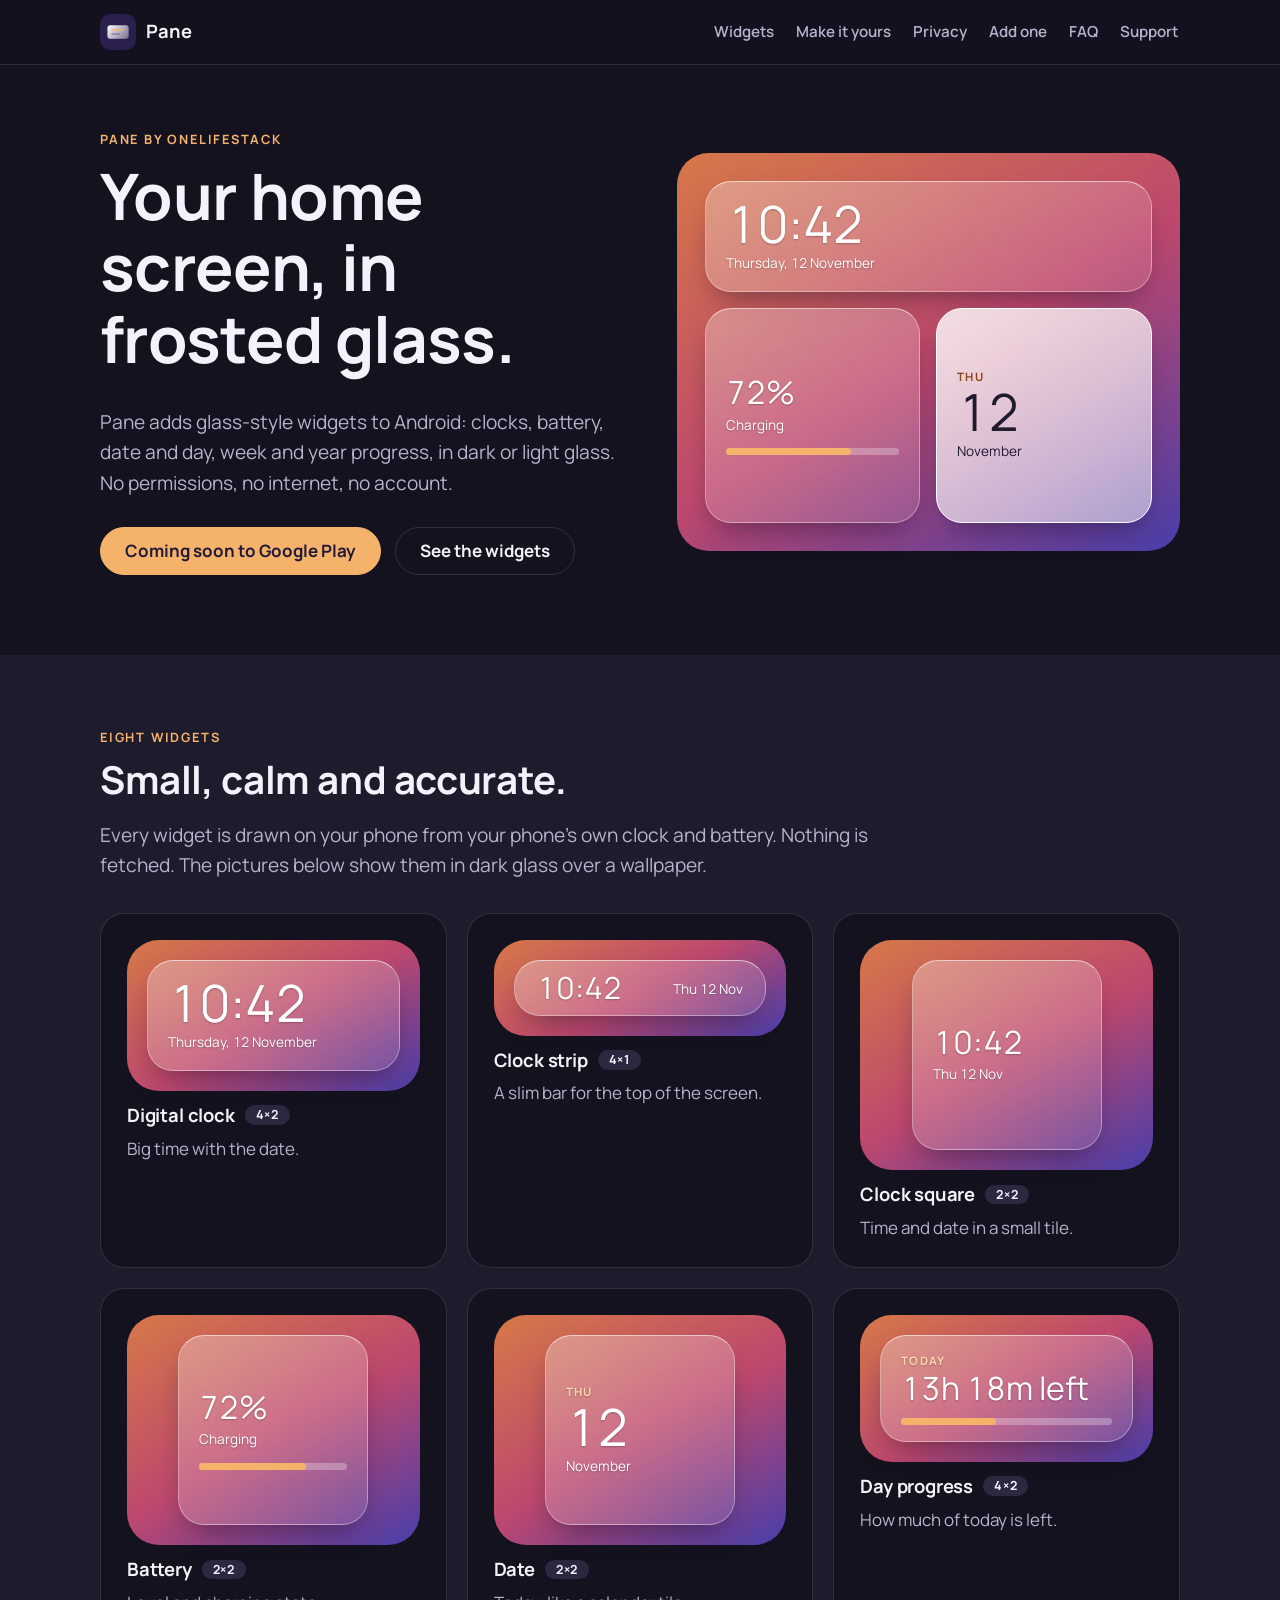
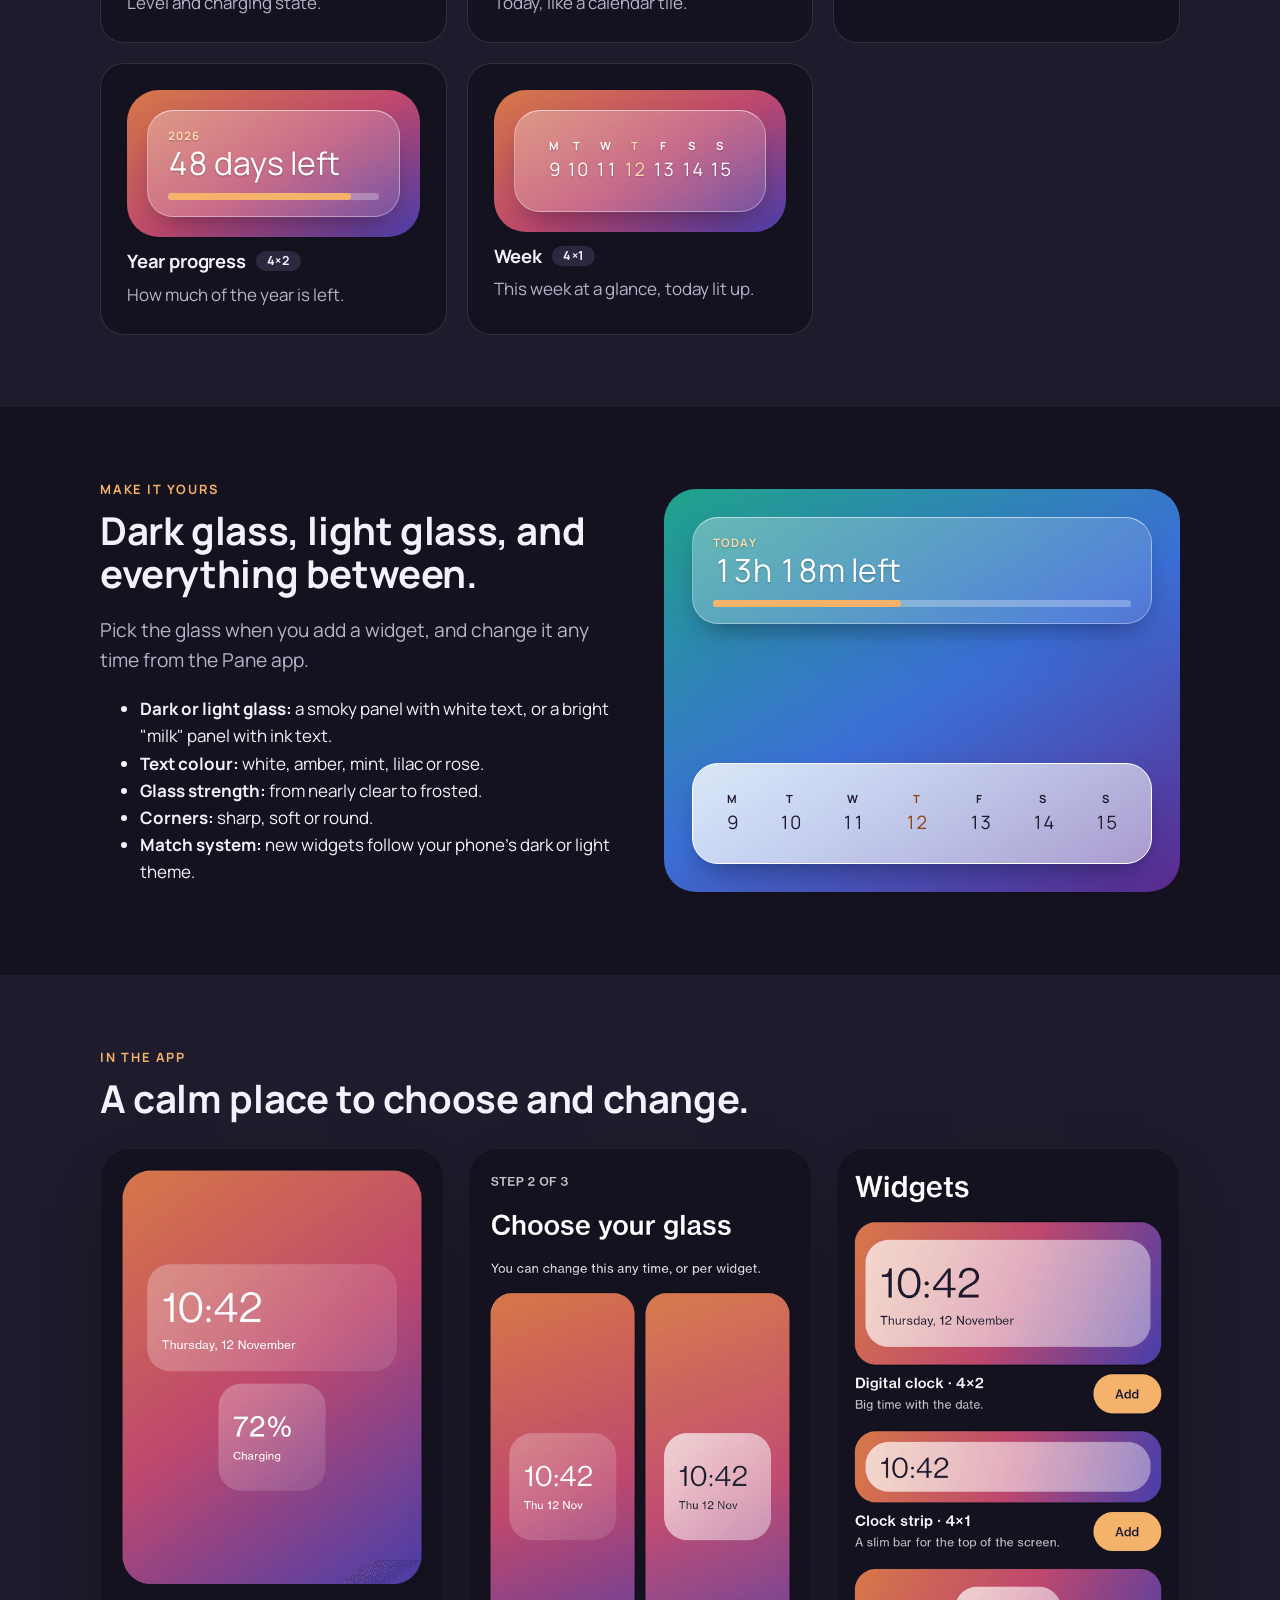
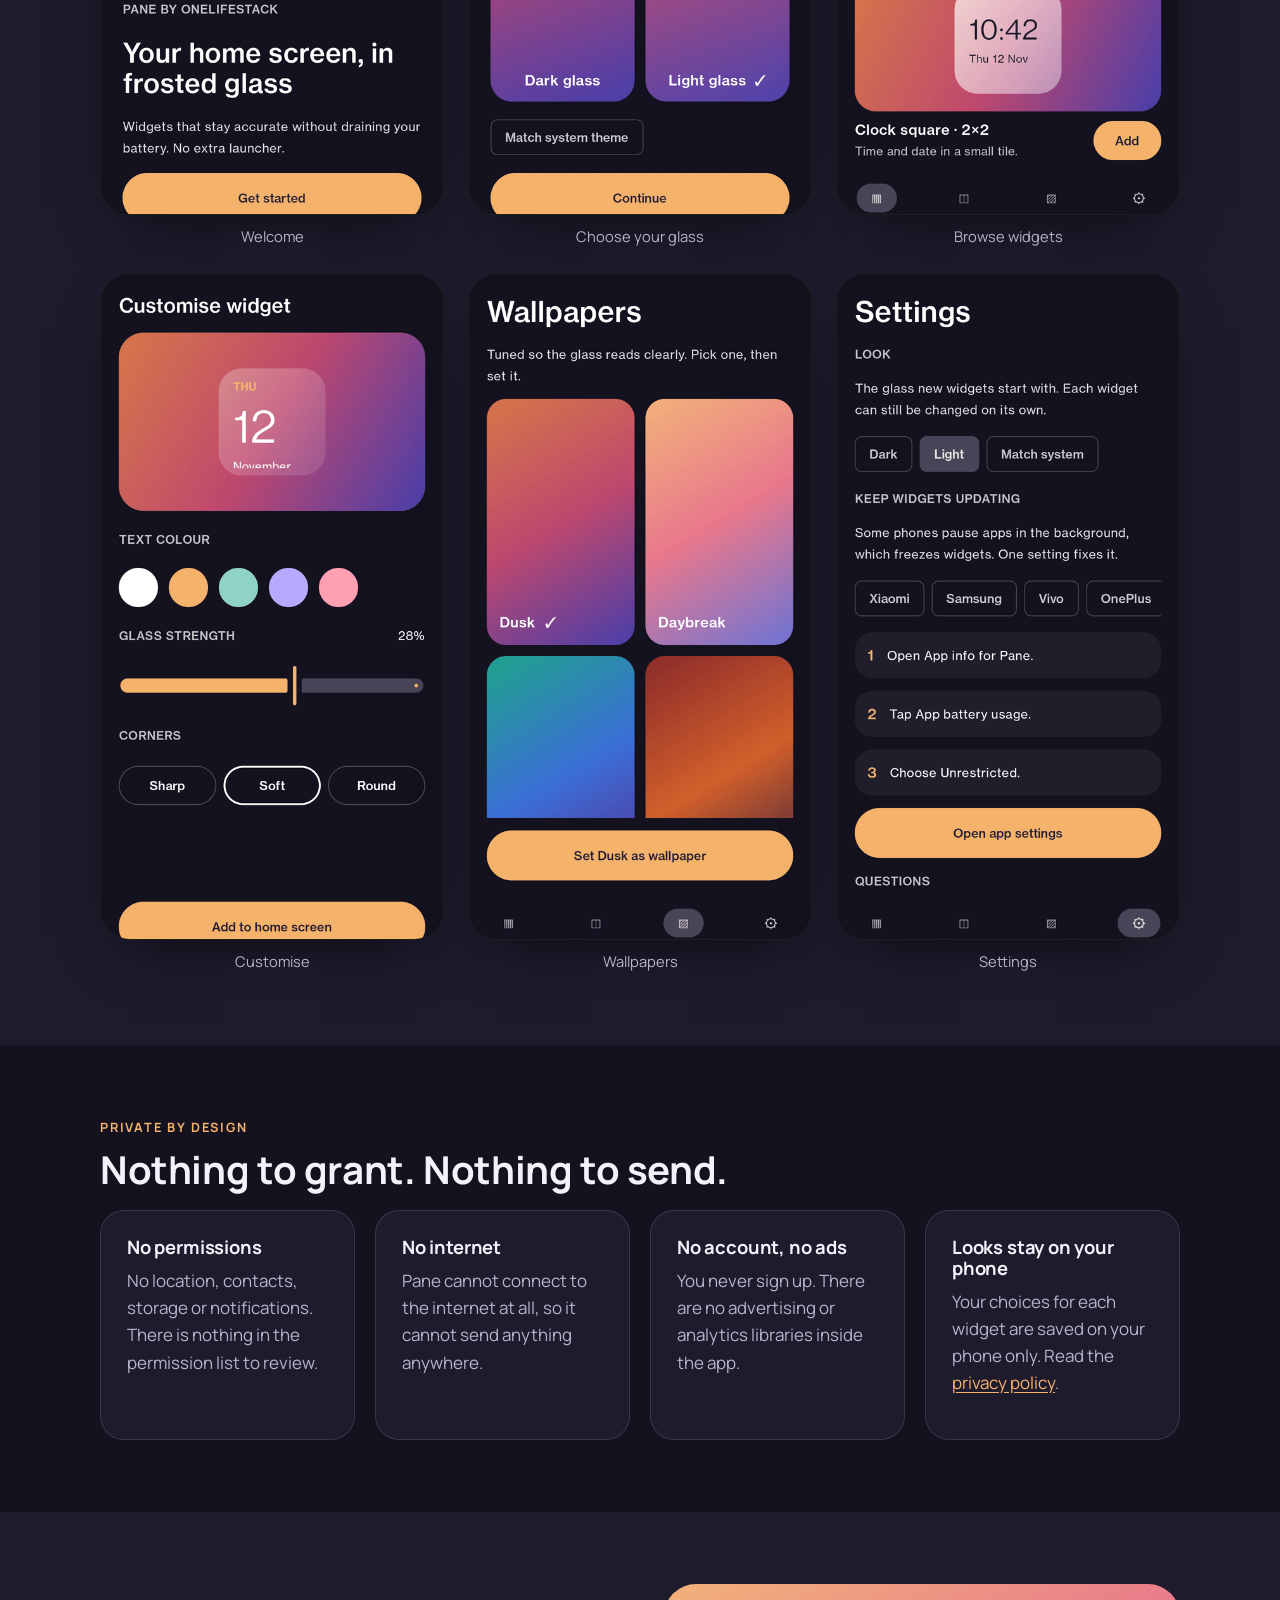
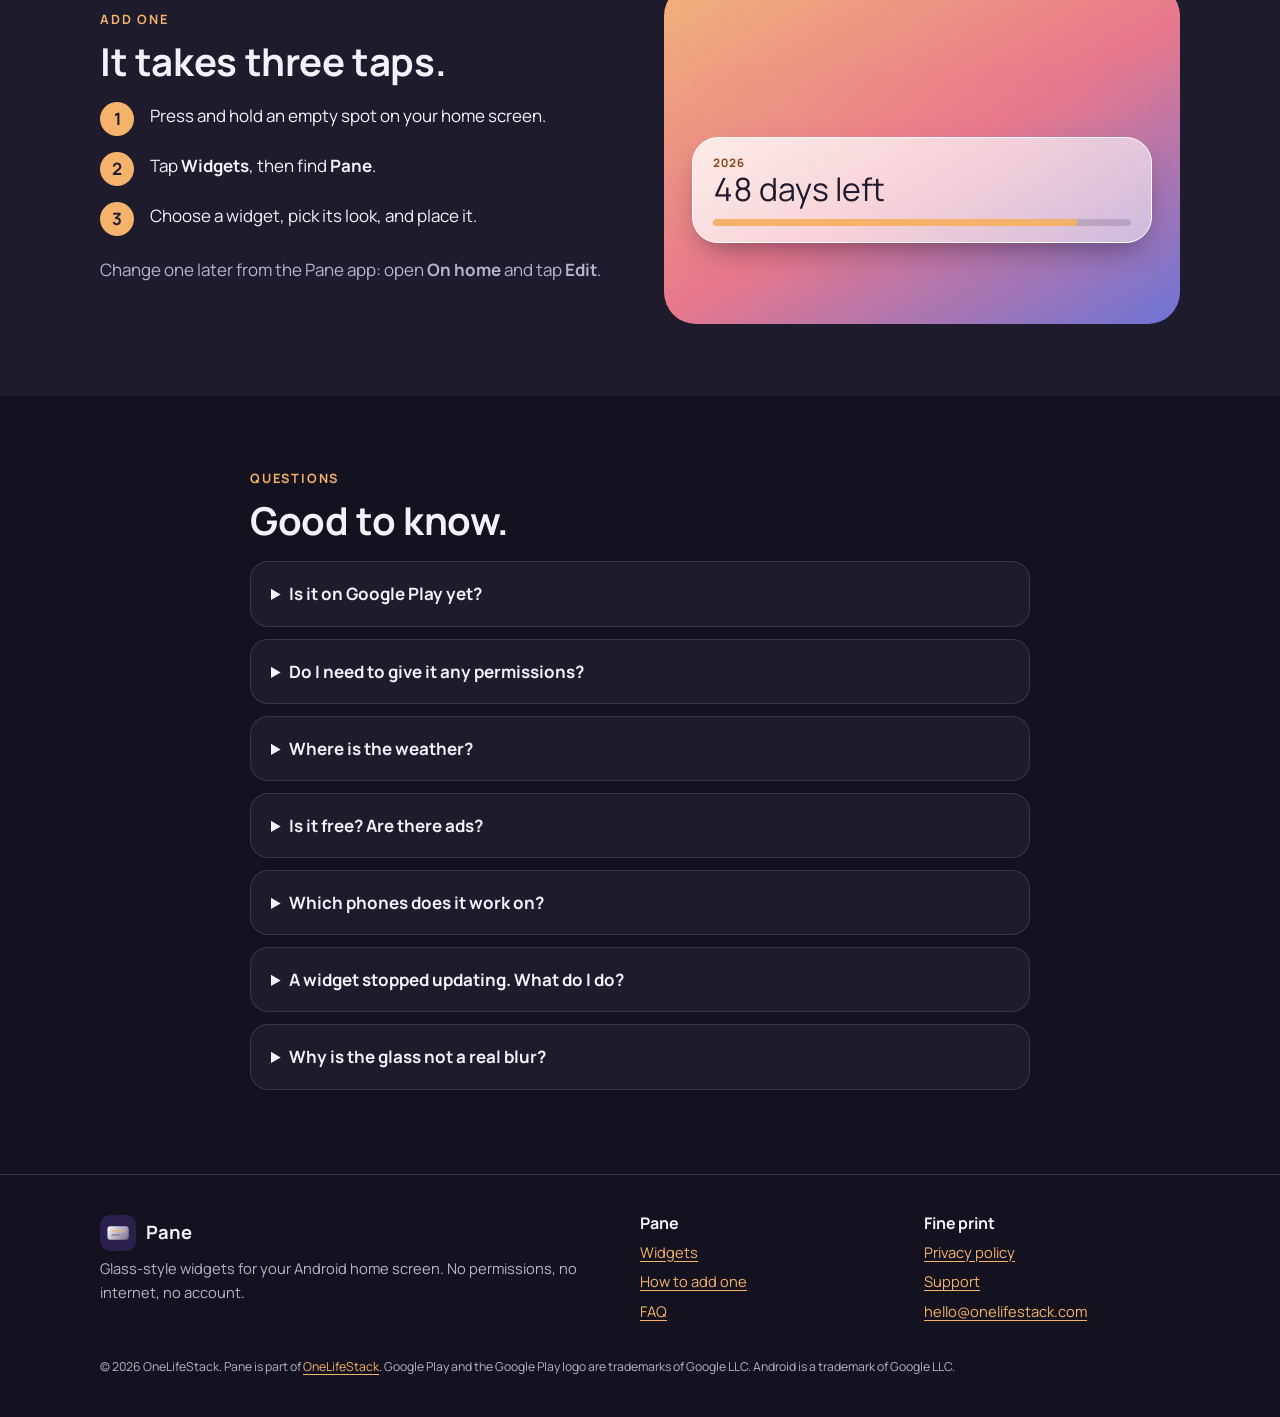
<file: index.html>
<!doctype html>
<html lang="en"><head><meta charset="utf-8">
<meta name="viewport" content="width=device-width, initial-scale=1">
<title>Pane: glass widgets for your Android home screen</title>
<meta name="description" content="Frosted-glass widgets for Android: clocks, battery, date and progress bars in dark or light glass. No permissions, no internet, no account.">
<meta name="theme-color" content="#14121F">
<meta http-equiv="Content-Security-Policy" content="default-src 'self'; script-src 'none'; img-src 'self' data:; style-src 'self' 'unsafe-inline'; font-src 'self'; base-uri 'self'; form-action 'none'">
<link rel="canonical" href="https://pane.onelifestack.com/">
<link rel="icon" href="/assets/icon-32.png" sizes="32x32" type="image/png"><link rel="apple-touch-icon" href="/assets/icon-180.png">
<link rel="preload" href="/assets/fonts/manrope-400.ttf" as="font" type="font/ttf" crossorigin><link rel="preload" href="/assets/fonts/manrope-700.ttf" as="font" type="font/ttf" crossorigin>
<meta property="og:type" content="website"><meta property="og:site_name" content="Pane"><meta property="og:title" content="Pane: glass widgets for your Android home screen"><meta property="og:description" content="Frosted-glass widgets for Android: clocks, battery, date and progress bars in dark or light glass. No permissions, no internet, no account."><meta property="og:url" content="https://pane.onelifestack.com/"><meta property="og:image" content="https://pane.onelifestack.com/assets/og.png">
<meta name="twitter:card" content="summary_large_image">
<link rel="stylesheet" href="/assets/site.css?v=7e3732be">
</head><body>
<a class="skip" href="#main">Skip to content</a>
<header class="site"><div class="wrap"><a class="brand" href="/"><img src="/assets/icon-96.png" width="36" height="36" alt="">Pane</a><nav class="main" aria-label="Main"><a href="/#widgets">Widgets</a><a href="/#look">Make it yours</a><a href="/#private">Privacy</a><a href="/#add">Add one</a><a href="/#faq">FAQ</a><a href="/support/">Support</a></nav></div></header>
<main id="main">

<section class="hero"><div class="wrap"><div>
<p class="eyebrow">Pane by OneLifeStack</p>
<h1>Your home screen, in frosted glass.</h1>
<p class="lede">Pane adds glass-style widgets to Android: clocks, battery, date and day, week and year progress, in dark or light glass. No permissions, no internet, no account.</p>
<div class="cta"><span class="btn primary" role="text" aria-disabled="true">Coming soon to Google Play</span><a class="btn" href="#widgets">See the widgets</a></div></div>
<div class="scene dusk" aria-label="Pane widgets over a dusk wallpaper"><div class="gw"><span class="big">10:42</span><span class="small">Thursday, 12 November</span></div><div class="row2"><div class="gw sq"><span class="mid">72%</span><span class="small">Charging</span><span class="bar"><i style="width:72%"></i></span></div><div class="gw sq light"><span class="label">Thu</span><span class="big">12</span><span class="small">November</span></div></div></div></div></section>

<section class="alt" id="widgets"><div class="wrap"><p class="eyebrow">Eight widgets</p><h2>Small, calm and accurate.</h2>
<p class="lede">Every widget is drawn on your phone from your phone's own clock and battery. Nothing is fetched. The pictures below show them in dark glass over a wallpaper.</p>
<div class="grid3 wide" style="margin-top:32px"><figure class="card"><div class="scene dusk" style="min-height:0;padding:20px"><div class="gw"><span class="big">10:42</span><span class="small">Thursday, 12 November</span></div></div><figcaption><h3 style="margin-top:14px">Digital clock <span class="pill">4×2</span></h3><p class="muted" style="margin:0">Big time with the date.</p></figcaption></figure><figure class="card"><div class="scene dusk" style="min-height:0;padding:20px"><div class="gw strip"><span class="mid">10:42</span><span class="small">Thu 12 Nov</span></div></div><figcaption><h3 style="margin-top:14px">Clock strip <span class="pill">4×1</span></h3><p class="muted" style="margin:0">A slim bar for the top of the screen.</p></figcaption></figure><figure class="card"><div class="scene dusk" style="min-height:0;padding:20px"><div class="gw sq"><span class="mid">10:42</span><span class="small">Thu 12 Nov</span></div></div><figcaption><h3 style="margin-top:14px">Clock square <span class="pill">2×2</span></h3><p class="muted" style="margin:0">Time and date in a small tile.</p></figcaption></figure><figure class="card"><div class="scene dusk" style="min-height:0;padding:20px"><div class="gw sq"><span class="mid">72%</span><span class="small">Charging</span><span class="bar"><i style="width:72%"></i></span></div></div><figcaption><h3 style="margin-top:14px">Battery <span class="pill">2×2</span></h3><p class="muted" style="margin:0">Level and charging state.</p></figcaption></figure><figure class="card"><div class="scene dusk" style="min-height:0;padding:20px"><div class="gw sq"><span class="label">Thu</span><span class="big">12</span><span class="small">November</span></div></div><figcaption><h3 style="margin-top:14px">Date <span class="pill">2×2</span></h3><p class="muted" style="margin:0">Today, like a calendar tile.</p></figcaption></figure><figure class="card"><div class="scene dusk" style="min-height:0;padding:20px"><div class="gw"><span class="label">Today</span><span class="mid">13h 18m left</span><span class="bar"><i style="width:45%"></i></span></div></div><figcaption><h3 style="margin-top:14px">Day progress <span class="pill">4×2</span></h3><p class="muted" style="margin:0">How much of today is left.</p></figcaption></figure><figure class="card"><div class="scene dusk" style="min-height:0;padding:20px"><div class="gw"><span class="label">2026</span><span class="mid">48 days left</span><span class="bar"><i style="width:87%"></i></span></div></div><figcaption><h3 style="margin-top:14px">Year progress <span class="pill">4×2</span></h3><p class="muted" style="margin:0">How much of the year is left.</p></figcaption></figure><figure class="card"><div class="scene dusk" style="min-height:0;padding:20px"><div class="gw"><div class="week"><div><b>M</b><span>9</span></div><div><b>T</b><span>10</span></div><div><b>W</b><span>11</span></div><div class="today"><b>T</b><span>12</span></div><div><b>F</b><span>13</span></div><div><b>S</b><span>14</span></div><div><b>S</b><span>15</span></div></div></div></div><figcaption><h3 style="margin-top:14px">Week <span class="pill">4×1</span></h3><p class="muted" style="margin:0">This week at a glance, today lit up.</p></figcaption></figure></div></div></section>

<section id="look"><div class="wrap split"><div><p class="eyebrow">Make it yours</p><h2>Dark glass, light glass, and everything between.</h2>
<p class="lede">Pick the glass when you add a widget, and change it any time from the Pane app.</p>
<ul><li><strong>Dark or light glass:</strong> a smoky panel with white text, or a bright "milk" panel with ink text.</li><li><strong>Text colour:</strong> white, amber, mint, lilac or rose.</li><li><strong>Glass strength:</strong> from nearly clear to frosted.</li><li><strong>Corners:</strong> sharp, soft or round.</li><li><strong>Match system:</strong> new widgets follow your phone's dark or light theme.</li></ul></div>
<div class="scene aurora" aria-label="The same widgets in dark and light glass"><div class="gw"><span class="label">Today</span><span class="mid">13h 18m left</span><span class="bar"><i style="width:45%"></i></span></div><div class="gw light"><span class="label">Today</span><span class="mid">13h 18m left</span><span class="bar"><i style="width:45%"></i></span></div><div class="gw light"><div class="week"><div><b>M</b><span>9</span></div><div><b>T</b><span>10</span></div><div><b>W</b><span>11</span></div><div class="today"><b>T</b><span>12</span></div><div><b>F</b><span>13</span></div><div><b>S</b><span>14</span></div><div><b>S</b><span>15</span></div></div></div></div></div></section>

<section class="alt"><div class="wrap"><p class="eyebrow">In the app</p><h2>A calm place to choose and change.</h2>
<div class="shots" style="margin-top:28px">
<figure><div class="phone"><img src="/assets/shots/welcome.png" width="540" height="1050" alt="Pane&#x27;s welcome screen: two glass widgets over a dusk wallpaper" loading="lazy"></div><figcaption>Welcome</figcaption></figure>
<figure><div class="phone"><img src="/assets/shots/choose-glass.png" width="540" height="1050" alt="Choosing between dark glass and light glass" loading="lazy"></div><figcaption>Choose your glass</figcaption></figure>
<figure><div class="phone"><img src="/assets/shots/widgets.png" width="540" height="1050" alt="The widget gallery with light glass previews" loading="lazy"></div><figcaption>Browse widgets</figcaption></figure>
<figure><div class="phone"><img src="/assets/shots/customise.png" width="540" height="1050" alt="The customise screen with glass, text colour, strength and corners" loading="lazy"></div><figcaption>Customise</figcaption></figure>
<figure><div class="phone"><img src="/assets/shots/wallpapers.png" width="540" height="1050" alt="Four wallpapers tuned for the glass" loading="lazy"></div><figcaption>Wallpapers</figcaption></figure>
<figure><div class="phone"><img src="/assets/shots/settings.png" width="540" height="1050" alt="Settings with the look and the keep-widgets-updating guide" loading="lazy"></div><figcaption>Settings</figcaption></figure>
</div></div></section>

<section id="private"><div class="wrap"><p class="eyebrow">Private by design</p><h2>Nothing to grant. Nothing to send.</h2>
<div class="grid3"><div class="card"><h3>No permissions</h3><p class="muted">No location, contacts, storage or notifications. There is nothing in the permission list to review.</p></div>
<div class="card"><h3>No internet</h3><p class="muted">Pane cannot connect to the internet at all, so it cannot send anything anywhere.</p></div>
<div class="card"><h3>No account, no ads</h3><p class="muted">You never sign up. There are no advertising or analytics libraries inside the app.</p></div>
<div class="card"><h3>Looks stay on your phone</h3><p class="muted">Your choices for each widget are saved on your phone only. Read the <a href="/privacy/">privacy policy</a>.</p></div></div></div></section>

<section class="alt" id="add"><div class="wrap split"><div><p class="eyebrow">Add one</p><h2>It takes three taps.</h2>
<ol class="steps"><li><span>Press and hold an empty spot on your home screen.</span></li><li><span>Tap <strong>Widgets</strong>, then find <strong>Pane</strong>.</span></li><li><span>Choose a widget, pick its look, and place it.</span></li></ol>
<p class="muted" style="margin-top:20px">Change one later from the Pane app: open <strong>On home</strong> and tap <strong>Edit</strong>.</p></div>
<div class="scene daybreak" aria-label="A strip and a year progress widget over a daybreak wallpaper"><div class="gw strip light"><span class="mid">10:42</span><span class="small">Thu 12 Nov</span></div><div class="gw light"><span class="label">2026</span><span class="mid">48 days left</span><span class="bar"><i style="width:87%"></i></span></div></div></div></section>

<section id="faq"><div class="wrap" style="max-width:820px"><p class="eyebrow">Questions</p><h2>Good to know.</h2><details><summary>Is it on Google Play yet?</summary><p>Not yet. Pane is built and being tested, and this site will link to the Play listing when it is live.</p></details><details><summary>Do I need to give it any permissions?</summary><p>No. Pane asks for no permissions at all. It does not ask for your location, contacts, storage, notifications or the internet.</p></details><details><summary>Where is the weather?</summary><p>Weather needs your location and the internet, and Pane keeps both off so it can promise that nothing leaves your phone. If weather ever comes, it will be a separate, clearly optional extra.</p></details><details><summary>Is it free? Are there ads?</summary><p>There are no ads and no tracking. We have not set a price yet; we will say so here and in the Play listing before anything is sold.</p></details><details><summary>Which phones does it work on?</summary><p>Android 8 (API 26) and newer. Widgets are drawn by your launcher, so the look can differ a little between brands; some launchers need you to add a widget from the widget picker.</p></details><details><summary>A widget stopped updating. What do I do?</summary><p>Some phones pause apps in the background, which freezes widgets. In Pane, open Settings and follow the short guide for your brand; it is one setting.</p></details><details><summary>Why is the glass not a real blur?</summary><p>Android does not let a widget blur what is behind it. Pane draws a tint, a lit edge and a soft shadow instead, and ships four wallpapers tuned so the glass reads clearly.</p></details></div></section>

</main>
<footer class="site"><div class="wrap">
<div><a class="brand" href="/"><img src="/assets/icon-96.png" width="36" height="36" alt="">Pane</a><p>Glass-style widgets for your Android home screen. No permissions, no internet, no account.</p></div>
<div><h2>Pane</h2><ul><li><a href="/#widgets">Widgets</a></li><li><a href="/#add">How to add one</a></li><li><a href="/#faq">FAQ</a></li></ul></div>
<div><h2>Fine print</h2><ul><li><a href="/privacy/">Privacy policy</a></li><li><a href="/support/">Support</a></li><li><a href="mailto:hello@onelifestack.com">hello@onelifestack.com</a></li></ul></div>
<small>© 2026 OneLifeStack. Pane is part of <a href="https://onelifestack.com">OneLifeStack</a>. Google Play and the Google Play logo are trademarks of Google LLC. Android is a trademark of Google LLC.</small>
</div></footer></body></html>
</file>
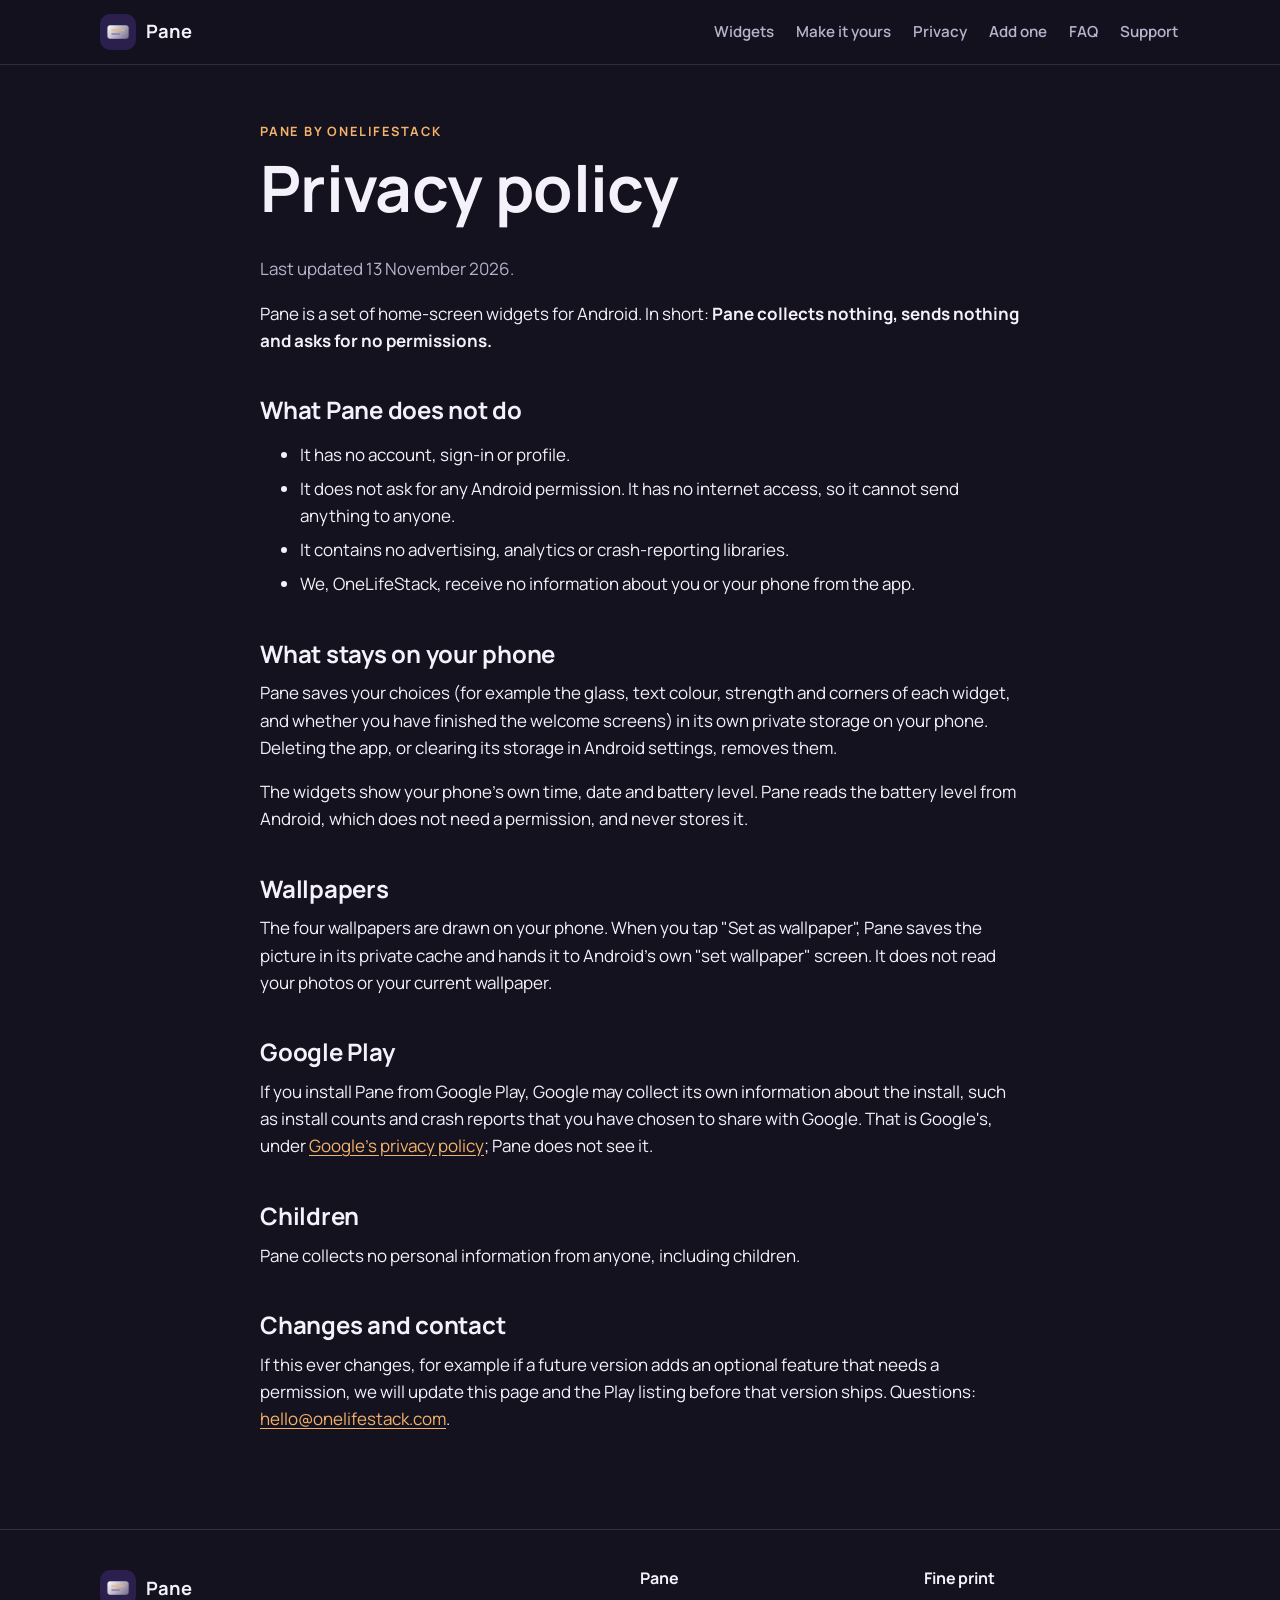
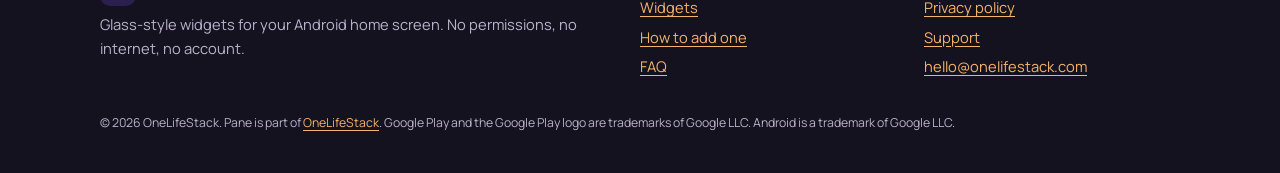
<file: privacy/index.html>
<!doctype html>
<html lang="en"><head><meta charset="utf-8">
<meta name="viewport" content="width=device-width, initial-scale=1">
<title>Privacy policy · Pane</title>
<meta name="description" content="What Pane does and does not do with your data: nothing leaves your phone.">
<meta name="theme-color" content="#14121F">
<meta http-equiv="Content-Security-Policy" content="default-src 'self'; script-src 'none'; img-src 'self' data:; style-src 'self' 'unsafe-inline'; font-src 'self'; base-uri 'self'; form-action 'none'">
<link rel="canonical" href="https://pane.onelifestack.com/privacy/">
<link rel="icon" href="/assets/icon-32.png" sizes="32x32" type="image/png"><link rel="apple-touch-icon" href="/assets/icon-180.png">
<link rel="preload" href="/assets/fonts/manrope-400.ttf" as="font" type="font/ttf" crossorigin><link rel="preload" href="/assets/fonts/manrope-700.ttf" as="font" type="font/ttf" crossorigin>
<meta property="og:type" content="website"><meta property="og:site_name" content="Pane"><meta property="og:title" content="Privacy policy · Pane"><meta property="og:description" content="What Pane does and does not do with your data: nothing leaves your phone."><meta property="og:url" content="https://pane.onelifestack.com/privacy/"><meta property="og:image" content="https://pane.onelifestack.com/assets/og.png">
<meta name="twitter:card" content="summary_large_image">
<link rel="stylesheet" href="/assets/site.css?v=7e3732be">
</head><body>
<a class="skip" href="#main">Skip to content</a>
<header class="site"><div class="wrap"><a class="brand" href="/"><img src="/assets/icon-96.png" width="36" height="36" alt="">Pane</a><nav class="main" aria-label="Main"><a href="/#widgets">Widgets</a><a href="/#look">Make it yours</a><a href="/#private">Privacy</a><a href="/#add">Add one</a><a href="/#faq">FAQ</a><a href="/support/">Support</a></nav></div></header>
<main id="main">
<article class="wrap page">
<p class="eyebrow">Pane by OneLifeStack</p><h1>Privacy policy</h1><p class="muted">Last updated 13 November 2026.</p>
<p>Pane is a set of home-screen widgets for Android. In short: <strong>Pane collects nothing, sends nothing and asks for no permissions.</strong></p>
<h2>What Pane does not do</h2><ul><li>It has no account, sign-in or profile.</li><li>It does not ask for any Android permission. It has no internet access, so it cannot send anything to anyone.</li><li>It contains no advertising, analytics or crash-reporting libraries.</li><li>We, OneLifeStack, receive no information about you or your phone from the app.</li></ul>
<h2>What stays on your phone</h2><p>Pane saves your choices (for example the glass, text colour, strength and corners of each widget, and whether you have finished the welcome screens) in its own private storage on your phone. Deleting the app, or clearing its storage in Android settings, removes them.</p>
<p>The widgets show your phone's own time, date and battery level. Pane reads the battery level from Android, which does not need a permission, and never stores it.</p>
<h2>Wallpapers</h2><p>The four wallpapers are drawn on your phone. When you tap "Set as wallpaper", Pane saves the picture in its private cache and hands it to Android's own "set wallpaper" screen. It does not read your photos or your current wallpaper.</p>
<h2>Google Play</h2><p>If you install Pane from Google Play, Google may collect its own information about the install, such as install counts and crash reports that you have chosen to share with Google. That is Google's, under <a href="https://policies.google.com/privacy">Google's privacy policy</a>; Pane does not see it.</p>
<h2>Children</h2><p>Pane collects no personal information from anyone, including children.</p>
<h2>Changes and contact</h2><p>If this ever changes, for example if a future version adds an optional feature that needs a permission, we will update this page and the Play listing before that version ships. Questions: <a href="mailto:hello@onelifestack.com">hello@onelifestack.com</a>.</p>
</article>
</main>
<footer class="site"><div class="wrap">
<div><a class="brand" href="/"><img src="/assets/icon-96.png" width="36" height="36" alt="">Pane</a><p>Glass-style widgets for your Android home screen. No permissions, no internet, no account.</p></div>
<div><h2>Pane</h2><ul><li><a href="/#widgets">Widgets</a></li><li><a href="/#add">How to add one</a></li><li><a href="/#faq">FAQ</a></li></ul></div>
<div><h2>Fine print</h2><ul><li><a href="/privacy/">Privacy policy</a></li><li><a href="/support/">Support</a></li><li><a href="mailto:hello@onelifestack.com">hello@onelifestack.com</a></li></ul></div>
<small>© 2026 OneLifeStack. Pane is part of <a href="https://onelifestack.com">OneLifeStack</a>. Google Play and the Google Play logo are trademarks of Google LLC. Android is a trademark of Google LLC.</small>
</div></footer></body></html>
</file>
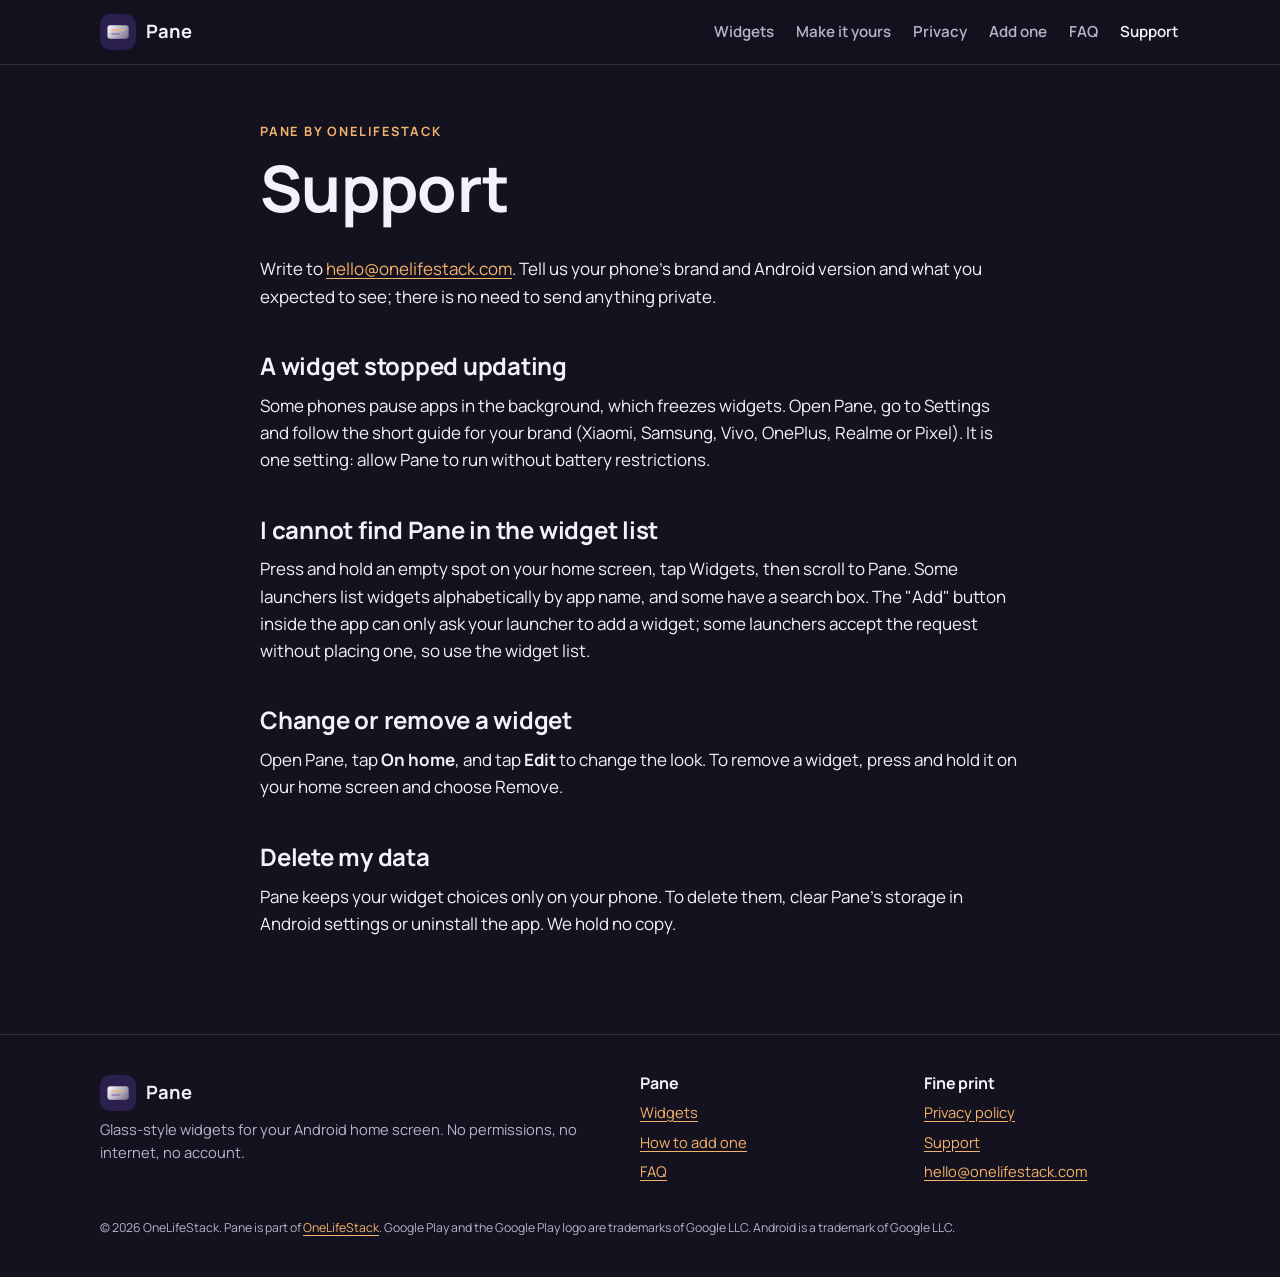
<file: support/index.html>
<!doctype html>
<html lang="en"><head><meta charset="utf-8">
<meta name="viewport" content="width=device-width, initial-scale=1">
<title>Support · Pane</title>
<meta name="description" content="Help with Pane: widgets that stop updating, adding a widget, and how to reach us.">
<meta name="theme-color" content="#14121F">
<meta http-equiv="Content-Security-Policy" content="default-src 'self'; script-src 'none'; img-src 'self' data:; style-src 'self' 'unsafe-inline'; font-src 'self'; base-uri 'self'; form-action 'none'">
<link rel="canonical" href="https://pane.onelifestack.com/support/">
<link rel="icon" href="/assets/icon-32.png" sizes="32x32" type="image/png"><link rel="apple-touch-icon" href="/assets/icon-180.png">
<link rel="preload" href="/assets/fonts/manrope-400.ttf" as="font" type="font/ttf" crossorigin><link rel="preload" href="/assets/fonts/manrope-700.ttf" as="font" type="font/ttf" crossorigin>
<meta property="og:type" content="website"><meta property="og:site_name" content="Pane"><meta property="og:title" content="Support · Pane"><meta property="og:description" content="Help with Pane: widgets that stop updating, adding a widget, and how to reach us."><meta property="og:url" content="https://pane.onelifestack.com/support/"><meta property="og:image" content="https://pane.onelifestack.com/assets/og.png">
<meta name="twitter:card" content="summary_large_image">
<link rel="stylesheet" href="/assets/site.css?v=7e3732be">
</head><body>
<a class="skip" href="#main">Skip to content</a>
<header class="site"><div class="wrap"><a class="brand" href="/"><img src="/assets/icon-96.png" width="36" height="36" alt="">Pane</a><nav class="main" aria-label="Main"><a href="/#widgets">Widgets</a><a href="/#look">Make it yours</a><a href="/#private">Privacy</a><a href="/#add">Add one</a><a href="/#faq">FAQ</a><a href="/support/" aria-current="page">Support</a></nav></div></header>
<main id="main">
<article class="wrap page">
<p class="eyebrow">Pane by OneLifeStack</p><h1>Support</h1>
<p>Write to <a href="mailto:hello@onelifestack.com">hello@onelifestack.com</a>. Tell us your phone's brand and Android version and what you expected to see; there is no need to send anything private.</p>
<h2>A widget stopped updating</h2><p>Some phones pause apps in the background, which freezes widgets. Open Pane, go to Settings and follow the short guide for your brand (Xiaomi, Samsung, Vivo, OnePlus, Realme or Pixel). It is one setting: allow Pane to run without battery restrictions.</p>
<h2>I cannot find Pane in the widget list</h2><p>Press and hold an empty spot on your home screen, tap Widgets, then scroll to Pane. Some launchers list widgets alphabetically by app name, and some have a search box. The "Add" button inside the app can only ask your launcher to add a widget; some launchers accept the request without placing one, so use the widget list.</p>
<h2>Change or remove a widget</h2><p>Open Pane, tap <strong>On home</strong>, and tap <strong>Edit</strong> to change the look. To remove a widget, press and hold it on your home screen and choose Remove.</p>
<h2>Delete my data</h2><p id="delete">Pane keeps your widget choices only on your phone. To delete them, clear Pane's storage in Android settings or uninstall the app. We hold no copy.</p>
</article>
</main>
<footer class="site"><div class="wrap">
<div><a class="brand" href="/"><img src="/assets/icon-96.png" width="36" height="36" alt="">Pane</a><p>Glass-style widgets for your Android home screen. No permissions, no internet, no account.</p></div>
<div><h2>Pane</h2><ul><li><a href="/#widgets">Widgets</a></li><li><a href="/#add">How to add one</a></li><li><a href="/#faq">FAQ</a></li></ul></div>
<div><h2>Fine print</h2><ul><li><a href="/privacy/">Privacy policy</a></li><li><a href="/support/">Support</a></li><li><a href="mailto:hello@onelifestack.com">hello@onelifestack.com</a></li></ul></div>
<small>© 2026 OneLifeStack. Pane is part of <a href="https://onelifestack.com">OneLifeStack</a>. Google Play and the Google Play logo are trademarks of Google LLC. Android is a trademark of Google LLC.</small>
</div></footer></body></html>
</file>
<file: assets/site.css>
/* pane.onelifestack.com: the app's own look (dark ground, amber accent, frosted glass). Self-hosted Manrope, no third-party requests.
   build.py checks every text/background pair below for WCAG AA. */
@font-face { font-family: Manrope; font-weight: 400; font-display: swap; src: url(/assets/fonts/manrope-400.ttf) format("truetype"); }
@font-face { font-family: Manrope; font-weight: 600; font-display: swap; src: url(/assets/fonts/manrope-600.ttf) format("truetype"); }
@font-face { font-family: Manrope; font-weight: 700 800; font-display: swap; src: url(/assets/fonts/manrope-700.ttf) format("truetype"); }
:root { --bg: #14121f; --surface: #1e1b2c; --border: rgba(255,255,255,.12); --ink: #f4f1fa; --muted: #b9b2cc; --accent: #f4b26b; --btn-fg: #231a38; --radius: 24px; --maxw: 1120px; color-scheme: dark; }
*, *::before, *::after { box-sizing: border-box; }
html { scroll-behavior: smooth; -webkit-text-size-adjust: 100%; }
@media (prefers-reduced-motion: reduce) { html { scroll-behavior: auto; } }
body { margin: 0; background: var(--bg); color: var(--ink); font: 400 17px/1.6 Manrope, system-ui, sans-serif; }
img { max-width: 100%; height: auto; display: block; }
a { color: var(--accent); text-underline-offset: 3px; }
a:focus-visible, button:focus-visible { outline: 3px solid var(--accent); outline-offset: 3px; border-radius: 6px; }
.skip { position: absolute; left: -999px; top: 8px; background: var(--accent); color: var(--btn-fg); padding: 10px 14px; border-radius: 10px; z-index: 10; }
.skip:focus { left: 8px; }
.wrap { max-width: var(--maxw); margin: 0 auto; padding: 0 20px; }
h1, h2, h3 { font-weight: 700; line-height: 1.12; margin: 0 0 .5em; letter-spacing: -.01em; }
h1 { font-size: clamp(2.3rem, 6vw, 4rem); } h2 { font-size: clamp(1.7rem, 3.4vw, 2.4rem); } h3 { font-size: 1.15rem; }
p { margin: 0 0 1em; } .lede { font-size: 1.2rem; color: var(--muted); max-width: 40em; } .muted { color: var(--muted); }
.eyebrow { font-size: .8rem; font-weight: 700; letter-spacing: .14em; text-transform: uppercase; color: var(--accent); margin-bottom: .8em; }
header.site { position: sticky; top: 0; z-index: 5; background: rgba(20,18,31,.88); backdrop-filter: blur(12px); border-bottom: 1px solid var(--border); }
header.site .wrap { display: flex; align-items: center; justify-content: space-between; gap: 16px; min-height: 64px; flex-wrap: wrap; }
.brand { display: inline-flex; align-items: center; gap: 10px; font-weight: 800; color: var(--ink); text-decoration: none; font-size: 1.15rem; }
.brand img { border-radius: 10px; }
nav.main { display: flex; gap: 4px 18px; flex-wrap: wrap; } nav.main a { color: var(--muted); text-decoration: none; padding: 10px 2px; font-weight: 600; font-size: .95rem; }
nav.main a:hover, nav.main a[aria-current] { color: var(--ink); }
section { padding: 72px 0; } section.alt { background: var(--surface); }
.btn { display: inline-flex; align-items: center; justify-content: center; min-height: 48px; padding: 0 24px; border-radius: 99px; font-weight: 700; text-decoration: none; border: 1.5px solid var(--border); color: var(--ink); background: transparent; }
.btn.primary { background: var(--accent); color: var(--btn-fg); border-color: var(--accent); }
.btn[aria-disabled=true] { opacity: 1; cursor: default; }
.pill { display: inline-block; font-size: .78rem; font-weight: 700; letter-spacing: .06em; padding: 3px 11px; border-radius: 99px; background: #2d2840; color: var(--ink); }
.cta { display: flex; gap: 14px; flex-wrap: wrap; margin-top: 28px; }
/* hero */
.hero { padding: 64px 0 80px; } .hero .wrap { display: grid; grid-template-columns: 1.05fr 1fr; gap: 48px; align-items: center; }
@media (max-width: 860px) { .hero .wrap { grid-template-columns: 1fr; } }
/* glass widgets, drawn in CSS the way the app draws them */
.scene { border-radius: 32px; padding: 28px; display: grid; gap: 16px; align-content: center; min-height: 340px; }
.dusk { background: linear-gradient(150deg, #d67848, #be486e 52%, #483eaa); } .daybreak { background: linear-gradient(150deg, #f2b27a, #e8788c 52%, #6c74d6); }
.aurora { background: linear-gradient(150deg, #1fa38a, #3b6fd6 52%, #5b2a8f); } .ember { background: linear-gradient(150deg, #8a2a2a, #d2602b 52%, #2a1a3f); }
.row2 { display: grid; grid-template-columns: 1fr 1fr; gap: 16px; }
.gw { position: relative; color: #fff; border-radius: 26px; padding: 16px 20px; border: 1px solid rgba(255,255,255,.34); border-top-color: rgba(255,255,255,.6); background: linear-gradient(150deg, rgba(255,255,255,.3), rgba(255,255,255,.1)); box-shadow: 0 14px 30px -12px rgba(10,6,30,.5); -webkit-backdrop-filter: blur(18px); backdrop-filter: blur(18px); font-variant-numeric: tabular-nums; text-shadow: 0 1px 2px rgba(0,0,0,.25); }
.gw.light { color: #1f1a2e; text-shadow: none; background: linear-gradient(150deg, rgba(255,255,255,.82), rgba(255,255,255,.5)); border-color: #fff; }
.gw .big { display: block; font-size: 3.2rem; font-weight: 400; line-height: 1; letter-spacing: -.02em; } .gw .mid { display: block; font-size: 2rem; font-weight: 400; line-height: 1.1; }
.gw .small { display: block; font-size: .85rem; margin-top: 4px; } .gw .label { display: block; font-size: .72rem; font-weight: 800; letter-spacing: .1em; color: #ffd9ae; text-transform: uppercase; }
.gw.light .label { color: #8c4510; } .gw.sq { aspect-ratio: 1; display: flex; flex-direction: column; justify-content: center; }
.gw .bar { display: block; height: 7px; border-radius: 9px; background: rgba(255,255,255,.28); margin-top: 12px; } .gw .bar i { display: block; height: 100%; border-radius: 9px; background: #f4b26b; }
.gw.light .bar { background: rgba(31,26,46,.16); }
.gw.strip { display: flex; justify-content: space-between; align-items: center; padding: 10px 22px; } .gw.strip .mid { font-size: 1.9rem; }
.week { display: flex; justify-content: space-between; padding: 10px 14px; } .week div { text-align: center; } .week b { display: block; font-size: .7rem; letter-spacing: .06em; } .week span { font-size: 1.15rem; }
.week .today { color: #ffd9ae; } .gw.light .week .today { color: #8c4510; }
/* grids */
.grid3 { display: grid; grid-template-columns: repeat(auto-fit, minmax(250px, 1fr)); gap: 20px; }
.card { background: var(--surface); border: 1px solid var(--border); border-radius: var(--radius); padding: 26px; } section.alt .card { background: var(--bg); }
.gallery { display: grid; grid-template-columns: repeat(auto-fit, minmax(300px, 1fr)); gap: 24px; } .gallery figure { margin: 0; } .gallery figcaption { margin-top: 10px; font-weight: 700; } .gallery figcaption span { display: block; color: var(--muted); font-weight: 400; font-size: .92rem; }
.split { display: grid; grid-template-columns: 1fr 1fr; gap: 48px; align-items: center; } @media (max-width: 860px) { .split { grid-template-columns: 1fr; } }
.shots { display: grid; grid-template-columns: repeat(3, minmax(0, 1fr)); gap: 24px; } @media (max-width: 700px) { .shots { grid-template-columns: repeat(2, minmax(0, 1fr)); gap: 14px; } }
.phone { border-radius: 30px; overflow: hidden; border: 1px solid var(--border); background: #000; box-shadow: 0 24px 60px -30px rgba(0,0,0,.8); } .phone img { width: 100%; }
.shots figure { margin: 0; } .shots figcaption { margin-top: 10px; color: var(--muted); font-size: .92rem; text-align: center; }
ol.steps { list-style: none; counter-reset: s; padding: 0; margin: 0; display: grid; gap: 16px; } ol.steps li { counter-increment: s; display: flex; gap: 16px; align-items: flex-start; }
ol.steps li::before { content: counter(s); flex: none; width: 34px; height: 34px; border-radius: 99px; background: var(--accent); color: var(--btn-fg); font-weight: 800; display: grid; place-items: center; }
details { background: var(--surface); border: 1px solid var(--border); border-radius: 18px; padding: 4px 20px; margin-bottom: 12px; } section.alt details { background: var(--bg); }
summary { cursor: pointer; font-weight: 700; padding: 14px 0; min-height: 48px; } details p { color: var(--muted); }
article.page { padding: 56px 0 80px; max-width: 760px; } article.page h2 { margin-top: 1.8em; font-size: 1.5rem; } article.page li { margin-bottom: .4em; }
footer.site { border-top: 1px solid var(--border); padding: 40px 0; color: var(--muted); font-size: .92rem; } footer.site .wrap { display: grid; grid-template-columns: 2fr 1fr 1fr; gap: 28px; }
@media (max-width: 700px) { footer.site .wrap { grid-template-columns: 1fr; } } footer.site ul { list-style: none; padding: 0; margin: 0; } footer.site li { margin-bottom: 6px; } footer.site h2 { font-size: 1rem; color: var(--ink); } footer.site small { display: block; grid-column: 1 / -1; }

/* widget gallery: roomy cards, square widgets stay square and small */
figure.card { margin: 0; } .scene > * { min-width: 0; } .grid3.wide { grid-template-columns: repeat(auto-fit, minmax(320px, 1fr)); }
.scene .gw.sq { width: 100%; max-width: 190px; justify-self: center; } .scene .row2 .gw.sq { max-width: none; }
.card figcaption h3 { display: flex; align-items: center; gap: 10px; flex-wrap: wrap; }
</file>
